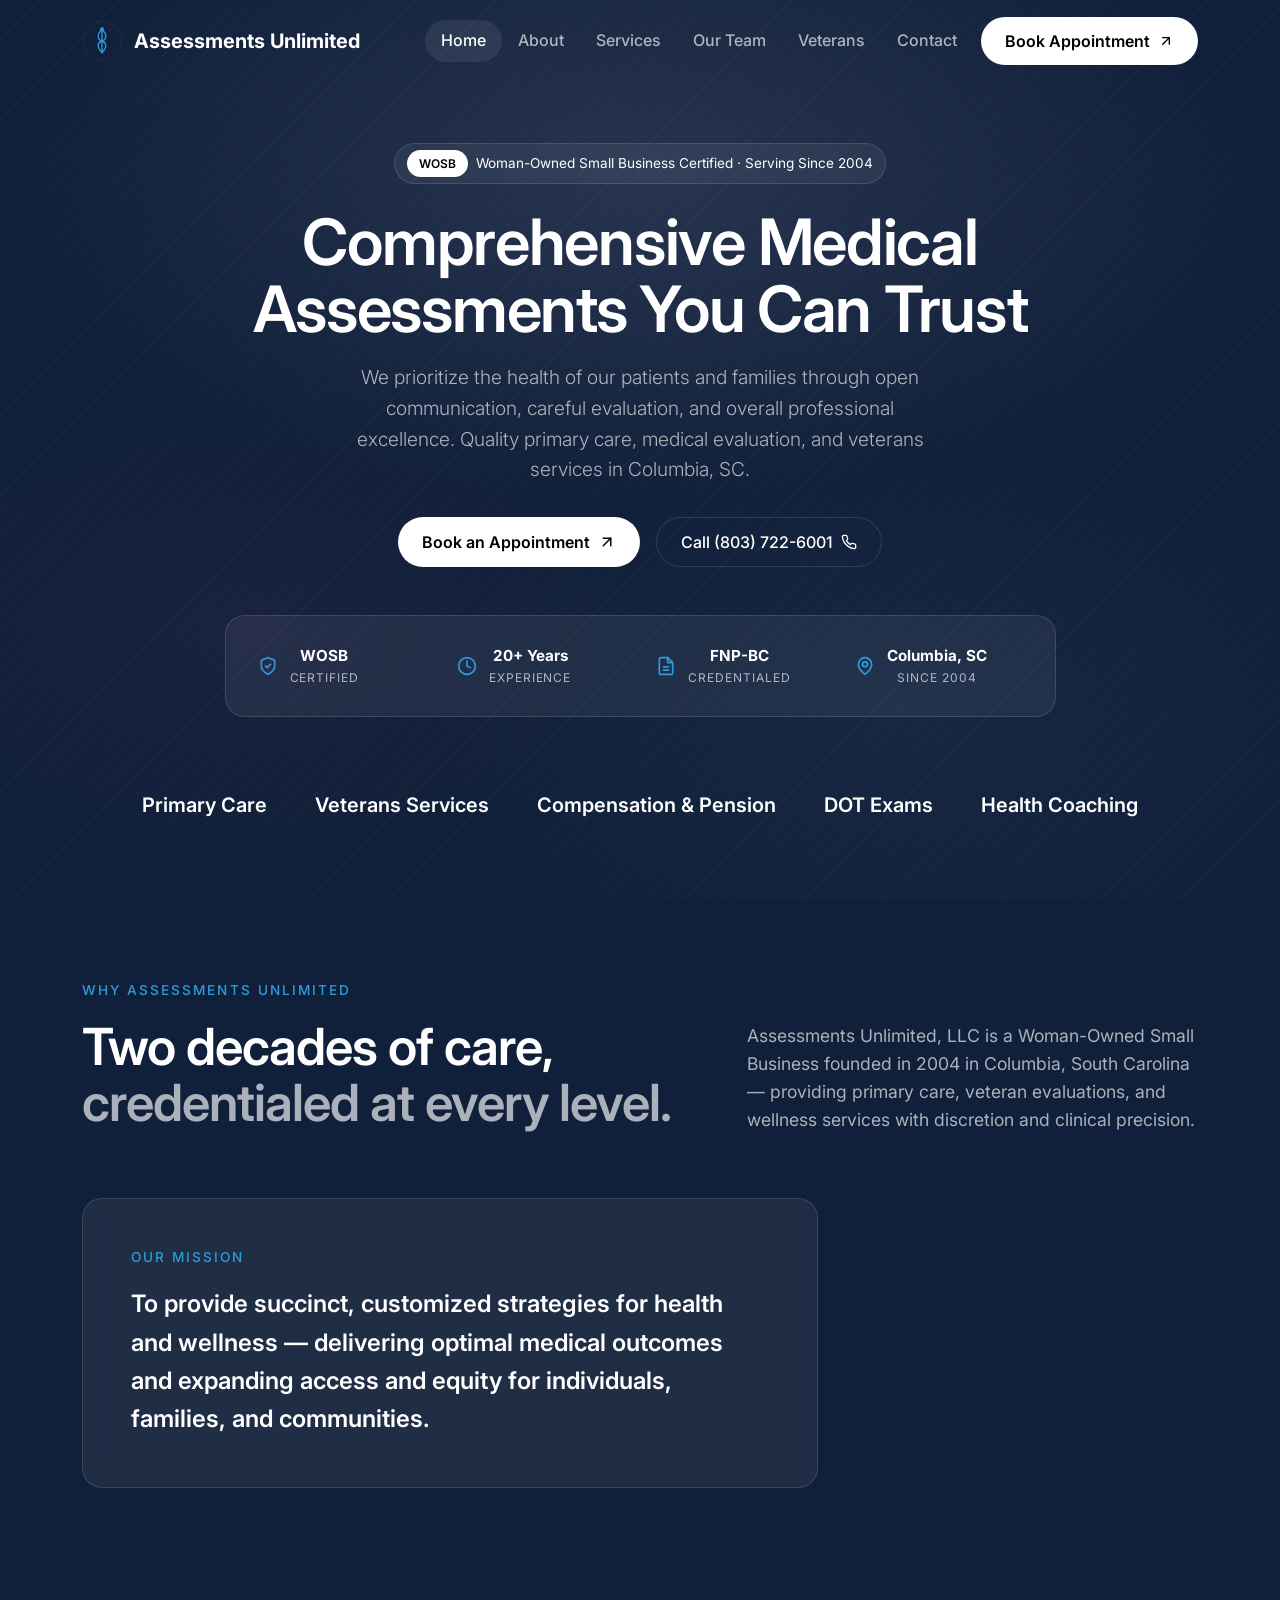
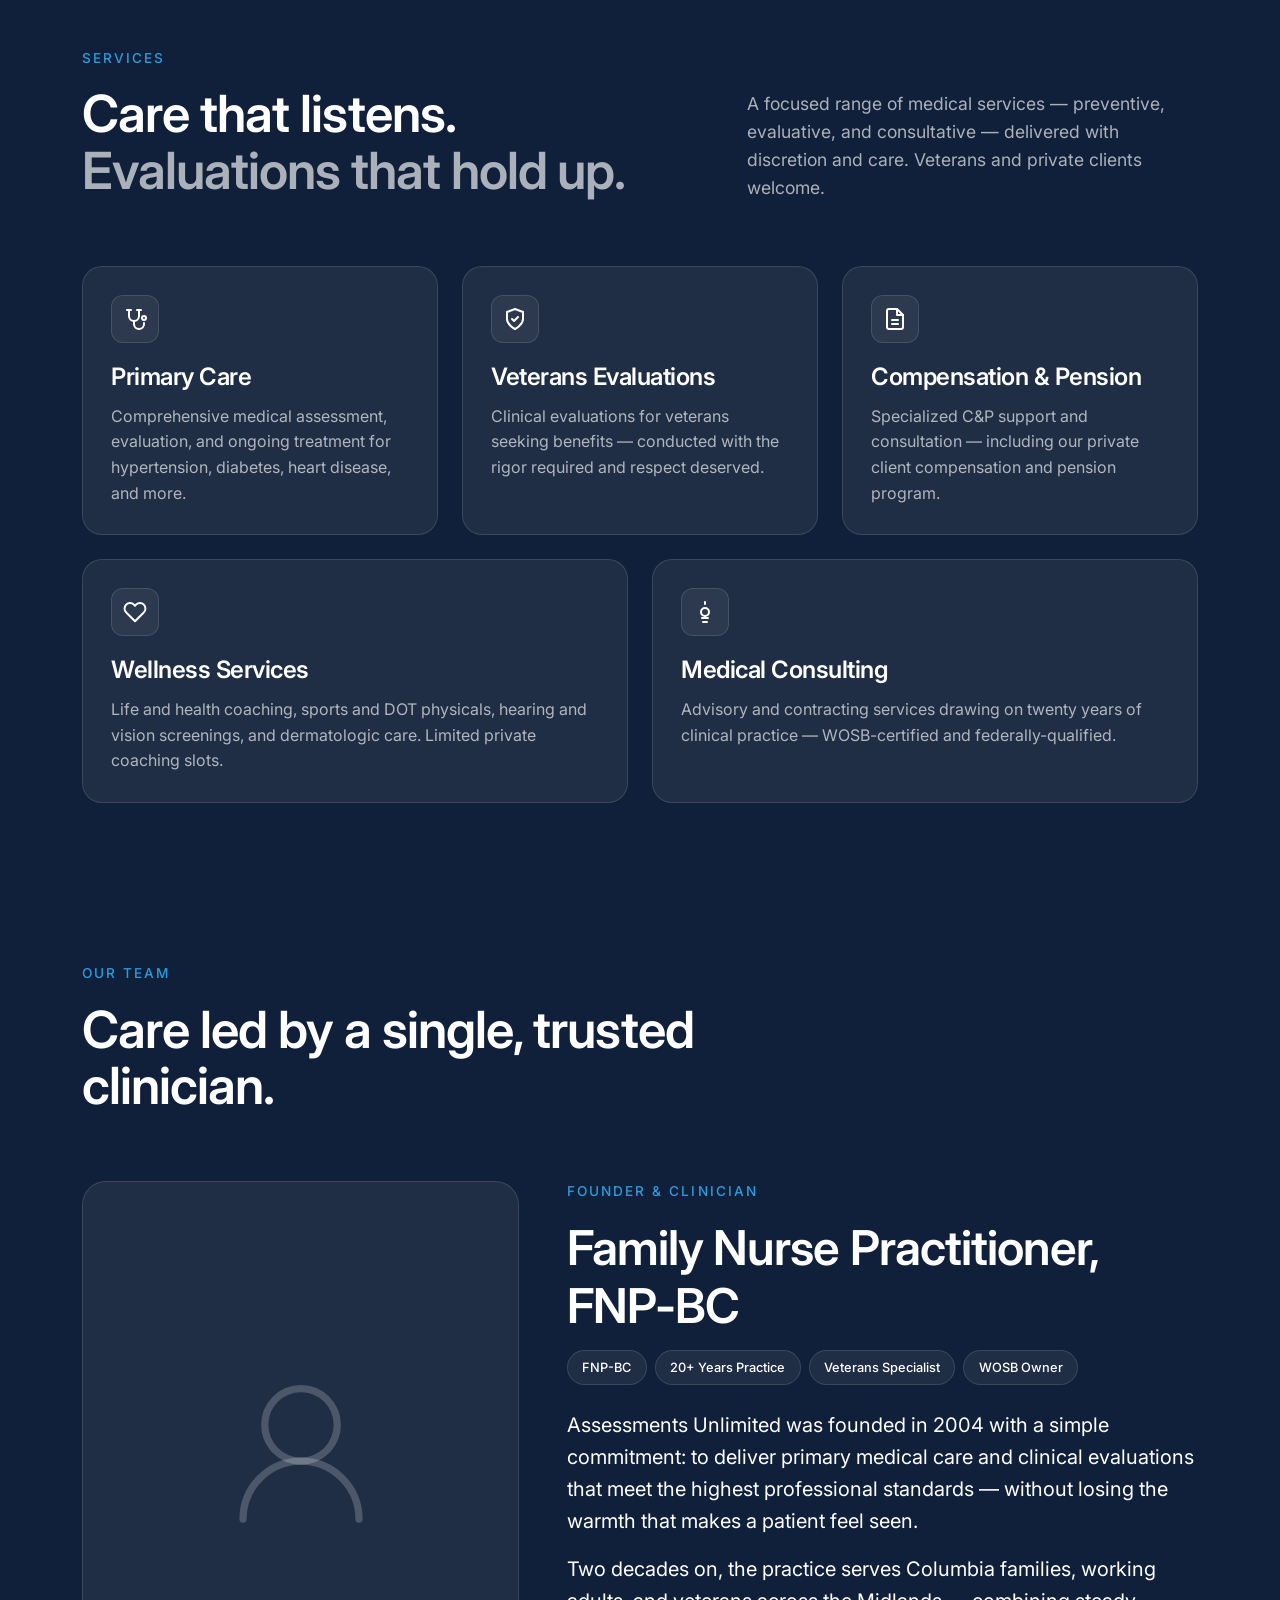
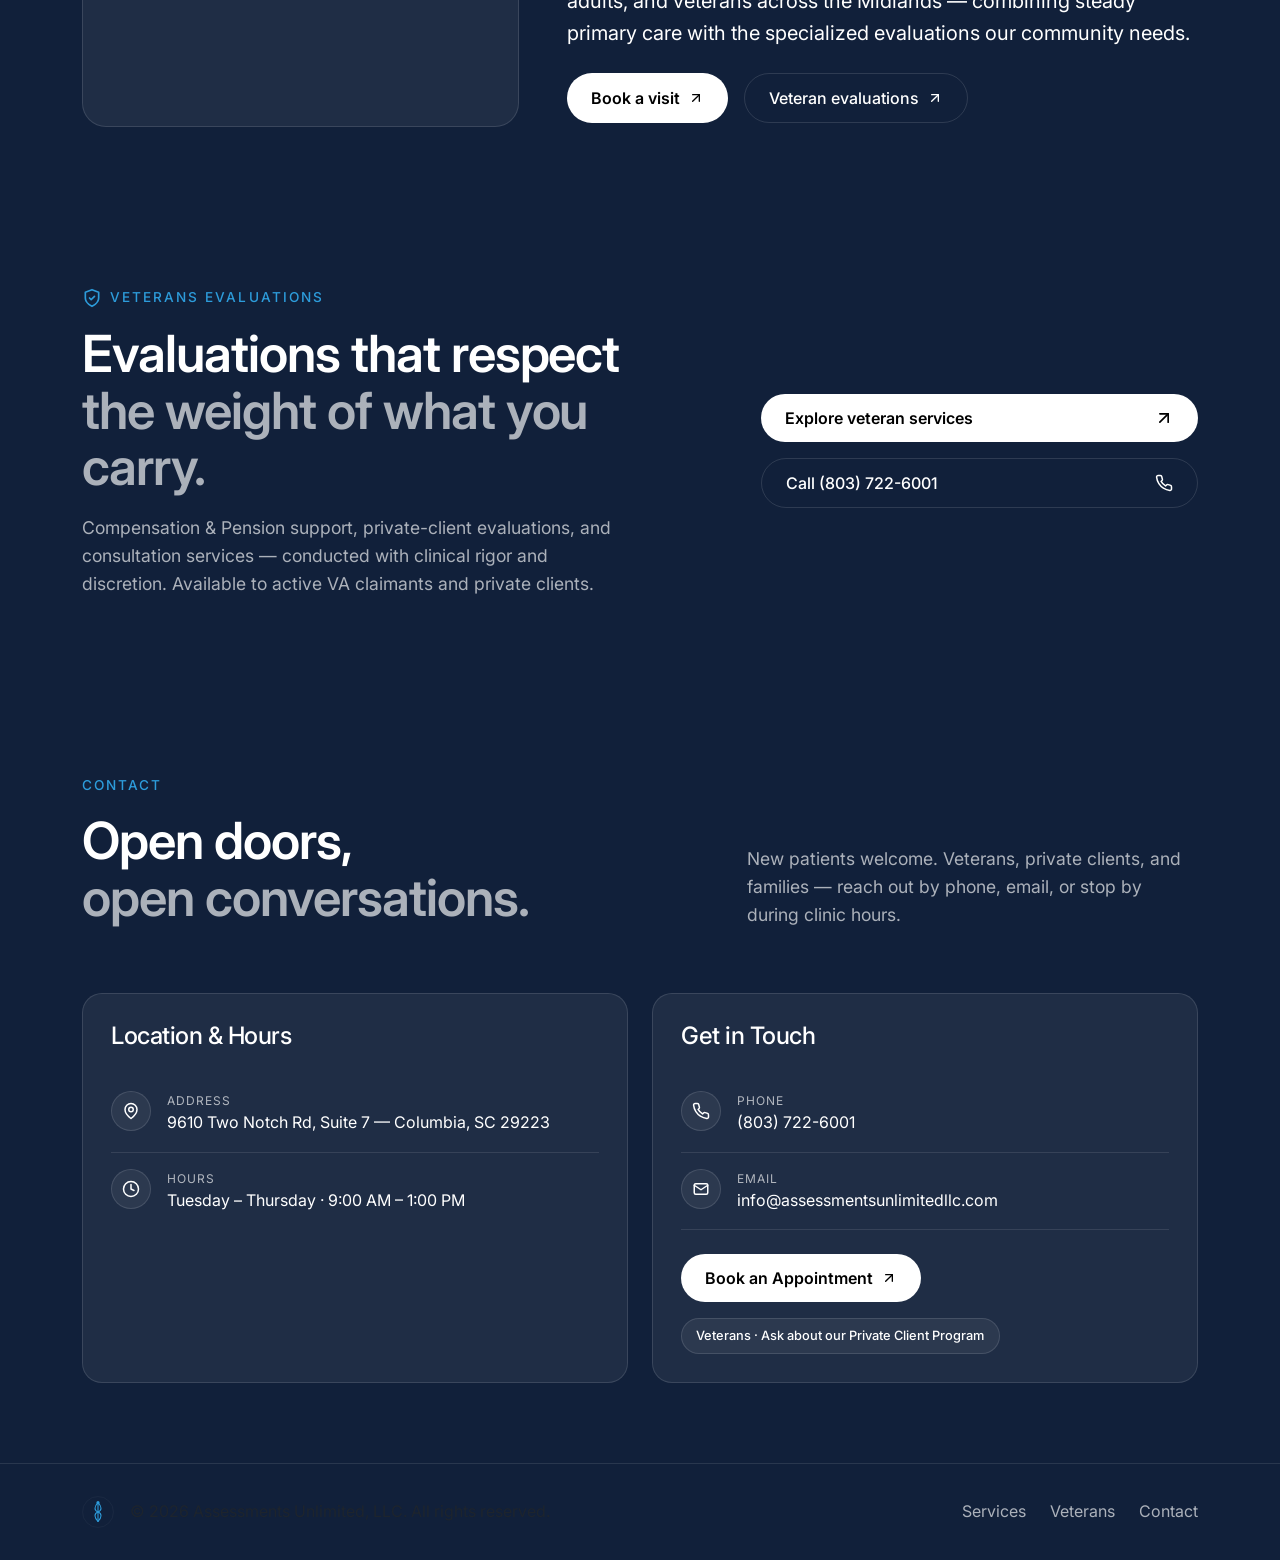
<file: index.html>
<!DOCTYPE html>
<html lang="en">
<head>
  <meta charset="UTF-8">
  <meta name="viewport" content="width=device-width, initial-scale=1.0">
  <title>Assessments Unlimited, LLC — Medical Evaluation & Primary Care</title>
  <meta name="description" content="Woman-Owned Small Business providing primary care, veteran evaluations, and wellness services in Columbia, SC since 2004.">
  <link rel="preconnect" href="https://fonts.googleapis.com">
  <link rel="preconnect" href="https://fonts.gstatic.com" crossorigin>
  <link href="https://fonts.googleapis.com/css2?family=Inter:wght@300;400;500;600;700&display=swap" rel="stylesheet">
  <link href="https://cdn.jsdelivr.net/npm/bootstrap@5.3.3/dist/css/bootstrap.min.css" rel="stylesheet" integrity="sha384-QWTKZyjpPEjISv5WaRU9OFeRpok6YctnYmDr5pNlyT2bRjXh0JMhjY6hW+ALEwIH" crossorigin="anonymous">
  <link rel="stylesheet" href="assets/css/style.css">
</head>
<body>
  <header>
    <nav class="navbar navbar-expand-lg fixed-top">
      <div class="container">
        <a class="navbar-brand" href="#home" aria-label="Assessments Unlimited home">
          <svg viewBox="0 0 120 120" fill="none" xmlns="http://www.w3.org/2000/svg" aria-hidden="true">
            <circle cx="60" cy="60" r="58" stroke="rgba(255,255,255,0.15)" stroke-width="1"/>
            <g stroke="#2D9CDB" stroke-width="4" stroke-linecap="round">
              <line x1="60" y1="25" x2="60" y2="95"/>
              <path d="M60 25 C 75 40, 75 55, 60 60 C 45 65, 45 80, 60 95"/>
              <path d="M60 25 C 45 40, 45 55, 60 60 C 75 65, 75 80, 60 95"/>
              <circle cx="60" cy="25" r="6" fill="#2D9CDB" stroke="none"/>
            </g>
          </svg>
          <span>Assessments Unlimited</span>
        </a>
        <button class="navbar-toggler" type="button" data-bs-toggle="collapse" data-bs-target="#mainNav" aria-controls="mainNav" aria-expanded="false" aria-label="Toggle navigation">
          <span class="navbar-toggler-icon"></span>
        </button>
        <div class="collapse navbar-collapse" id="mainNav">
          <ul class="navbar-nav ms-auto align-items-lg-center">
            <li class="nav-item"><a class="nav-link active" href="#home">Home</a></li>
            <li class="nav-item"><a class="nav-link" href="#about">About</a></li>
            <li class="nav-item"><a class="nav-link" href="#services">Services</a></li>
            <li class="nav-item"><a class="nav-link" href="#team">Our Team</a></li>
            <li class="nav-item"><a class="nav-link" href="#veterans">Veterans</a></li>
            <li class="nav-item"><a class="nav-link" href="#contact">Contact</a></li>
            <li class="nav-item ms-lg-2 mt-2 mt-lg-0">
              <a class="btn btn-primary-custom" href="tel:+18037226001">
                Book Appointment
                <svg width="16" height="16" viewBox="0 0 24 24" fill="none" stroke="currentColor" stroke-width="2" stroke-linecap="round" stroke-linejoin="round" aria-hidden="true"><line x1="7" y1="17" x2="17" y2="7"/><polyline points="7 7 17 7 17 17"/></svg>
              </a>
            </li>
          </ul>
        </div>
      </div>
    </nav>
  </header>

  <main>
    <section id="home" class="hero">
      <div class="container hero-content">
        <div class="row justify-content-center text-center">
          <div class="col-lg-9">
            <div class="badge-pill mx-auto">
              <span class="badge-tag">WOSB</span>
              <span>Woman-Owned Small Business Certified · Serving Since 2004</span>
            </div>
            <h1>Comprehensive Medical Assessments You Can Trust</h1>
            <p class="lead mx-auto">We prioritize the health of our patients and families through open communication, careful evaluation, and overall professional excellence. Quality primary care, medical evaluation, and veterans services in Columbia, SC.</p>
            <div class="d-flex flex-wrap justify-content-center gap-3 mb-5">
              <a class="btn btn-primary-custom" href="tel:+18037226001">
                Book an Appointment
                <svg width="18" height="18" viewBox="0 0 24 24" fill="none" stroke="currentColor" stroke-width="2" stroke-linecap="round" stroke-linejoin="round" aria-hidden="true"><line x1="7" y1="17" x2="17" y2="7"/><polyline points="7 7 17 7 17 17"/></svg>
              </a>
              <a class="btn btn-outline-custom" href="tel:+18037226001">
                Call (803) 722-6001
                <svg width="16" height="16" viewBox="0 0 24 24" fill="none" stroke="currentColor" stroke-width="2" stroke-linecap="round" stroke-linejoin="round" aria-hidden="true"><path d="M22 16.92v3a2 2 0 0 1-2.18 2 19.79 19.79 0 0 1-8.63-3.07 19.5 19.5 0 0 1-6-6 19.79 19.79 0 0 1-3.07-8.67A2 2 0 0 1 4.11 2h3a2 2 0 0 1 2 1.72 12.84 12.84 0 0 0 .7 2.81 2 2 0 0 1-.45 2.11L8.09 9.91a16 16 0 0 0 6 6l1.27-1.27a2 2 0 0 1 2.11-.45 12.84 12.84 0 0 0 2.81.7A2 2 0 0 1 22 16.92z"/></svg>
              </a>
            </div>
            <div class="trust-bar">
              <div class="row g-0">
                <div class="col-6 col-md-3 trust-item">
                  <svg width="20" height="20" viewBox="0 0 24 24" fill="none" stroke="currentColor" stroke-width="2" stroke-linecap="round" stroke-linejoin="round" aria-hidden="true"><path d="M12 22s8-4 8-10V5l-8-3-8 3v7c0 6 8 10 8 10z"/><path d="m9 12 2 2 4-4"/></svg>
                  <div>
                    <strong>WOSB</strong>
                    <span>Certified</span>
                  </div>
                </div>
                <div class="col-6 col-md-3 trust-item">
                  <svg width="20" height="20" viewBox="0 0 24 24" fill="none" stroke="currentColor" stroke-width="2" stroke-linecap="round" stroke-linejoin="round" aria-hidden="true"><circle cx="12" cy="12" r="10"/><polyline points="12 6 12 12 16 14"/></svg>
                  <div>
                    <strong>20+ Years</strong>
                    <span>Experience</span>
                  </div>
                </div>
                <div class="col-6 col-md-3 trust-item">
                  <svg width="20" height="20" viewBox="0 0 24 24" fill="none" stroke="currentColor" stroke-width="2" stroke-linecap="round" stroke-linejoin="round" aria-hidden="true"><path d="M14 2H6a2 2 0 0 0-2 2v16a2 2 0 0 0 2 2h12a2 2 0 0 0 2-2V8z"/><polyline points="14 2 14 8 20 8"/><line x1="9" y1="13" x2="15" y2="13"/><line x1="9" y1="17" x2="15" y2="17"/></svg>
                  <div>
                    <strong>FNP-BC</strong>
                    <span>Credentialed</span>
                  </div>
                </div>
                <div class="col-6 col-md-3 trust-item">
                  <svg width="20" height="20" viewBox="0 0 24 24" fill="none" stroke="currentColor" stroke-width="2" stroke-linecap="round" stroke-linejoin="round" aria-hidden="true"><path d="M20 10c0 6-8 12-8 12s-8-6-8-12a8 8 0 0 1 16 0z"/><circle cx="12" cy="10" r="3"/></svg>
                  <div>
                    <strong>Columbia, SC</strong>
                    <span>Since 2004</span>
                  </div>
                </div>
              </div>
            </div>
          </div>
        </div>
        <div class="row mt-5 pt-4">
          <div class="col-12">
            <div class="d-flex flex-wrap justify-content-center gap-4 gap-md-5 text-white">
              <span class="fs-5 fw-semibold">Primary Care</span>
              <span class="fs-5 fw-semibold">Veterans Services</span>
              <span class="fs-5 fw-semibold">Compensation & Pension</span>
              <span class="fs-5 fw-semibold">DOT Exams</span>
              <span class="fs-5 fw-semibold">Health Coaching</span>
            </div>
          </div>
        </div>
      </div>
    </section>

    <section id="about" class="section">
      <div class="container">
        <div class="row align-items-end g-4 mb-5">
          <div class="col-lg-7">
            <div class="section-subtitle">Why Assessments Unlimited</div>
            <h2 class="section-title">Two decades of care,<br><span>credentialed at every level.</span></h2>
          </div>
          <div class="col-lg-5">
            <p class="section-lead">Assessments Unlimited, LLC is a Woman-Owned Small Business founded in 2004 in Columbia, South Carolina — providing primary care, veteran evaluations, and wellness services with discretion and clinical precision.</p>
          </div>
        </div>
        <div class="row">
          <div class="col-lg-8">
            <div class="glass p-4 p-md-5">
              <div class="section-subtitle">Our Mission</div>
              <p class="fs-4 fw-semibold mb-0">To provide succinct, customized strategies for health and wellness — delivering optimal medical outcomes and expanding access and equity for individuals, families, and communities.</p>
            </div>
          </div>
        </div>
      </div>
    </section>

    <section id="services" class="section">
      <div class="container">
        <div class="row align-items-end g-4 mb-5">
          <div class="col-lg-7">
            <div class="section-subtitle">Services</div>
            <h2 class="section-title">Care that listens.<br><span>Evaluations that hold up.</span></h2>
          </div>
          <div class="col-lg-5">
            <p class="section-lead">A focused range of medical services — preventive, evaluative, and consultative — delivered with discretion and care. Veterans and private clients welcome.</p>
          </div>
        </div>
        <div class="row g-4">
          <div class="col-md-6 col-lg-4">
            <div class="service-card">
              <div class="service-icon">
                <svg width="24" height="24" viewBox="0 0 24 24" fill="none" stroke="currentColor" stroke-width="2" stroke-linecap="round" stroke-linejoin="round" aria-hidden="true"><path d="M6 3v6a5 5 0 0 0 10 0V3"/><path d="M4 3h4"/><path d="M14 3h4"/><path d="M11 14v3a5 5 0 0 0 10 0v-1"/><circle cx="21" cy="11" r="2"/></svg>
              </div>
              <h3>Primary Care</h3>
              <p>Comprehensive medical assessment, evaluation, and ongoing treatment for hypertension, diabetes, heart disease, and more.</p>
            </div>
          </div>
          <div class="col-md-6 col-lg-4">
            <div class="service-card">
              <div class="service-icon">
                <svg width="24" height="24" viewBox="0 0 24 24" fill="none" stroke="currentColor" stroke-width="2" stroke-linecap="round" stroke-linejoin="round" aria-hidden="true"><path d="M12 22s8-4 8-10V5l-8-3-8 3v7c0 6 8 10 8 10z"/><path d="m9 12 2 2 4-4"/></svg>
              </div>
              <h3>Veterans Evaluations</h3>
              <p>Clinical evaluations for veterans seeking benefits — conducted with the rigor required and respect deserved.</p>
            </div>
          </div>
          <div class="col-md-6 col-lg-4">
            <div class="service-card">
              <div class="service-icon">
                <svg width="24" height="24" viewBox="0 0 24 24" fill="none" stroke="currentColor" stroke-width="2" stroke-linecap="round" stroke-linejoin="round" aria-hidden="true"><path d="M14 2H6a2 2 0 0 0-2 2v16a2 2 0 0 0 2 2h12a2 2 0 0 0 2-2V8z"/><polyline points="14 2 14 8 20 8"/><line x1="9" y1="13" x2="15" y2="13"/><line x1="9" y1="17" x2="15" y2="17"/></svg>
              </div>
              <h3>Compensation & Pension</h3>
              <p>Specialized C&P support and consultation — including our private client compensation and pension program.</p>
            </div>
          </div>
          <div class="col-md-6 col-lg-6">
            <div class="service-card">
              <div class="service-icon">
                <svg width="24" height="24" viewBox="0 0 24 24" fill="none" stroke="currentColor" stroke-width="2" stroke-linecap="round" stroke-linejoin="round" aria-hidden="true"><path d="M20.84 4.61a5.5 5.5 0 0 0-7.78 0L12 5.67l-1.06-1.06a5.5 5.5 0 0 0-7.78 7.78l1.06 1.06L12 21.23l7.78-7.78 1.06-1.06a5.5 5.5 0 0 0 0-7.78z"/></svg>
              </div>
              <h3>Wellness Services</h3>
              <p>Life and health coaching, sports and DOT physicals, hearing and vision screenings, and dermatologic care. Limited private coaching slots.</p>
            </div>
          </div>
          <div class="col-md-12 col-lg-6">
            <div class="service-card">
              <div class="service-icon">
                <svg width="24" height="24" viewBox="0 0 24 24" fill="none" stroke="currentColor" stroke-width="2" stroke-linecap="round" stroke-linejoin="round" aria-hidden="true"><path d="M9 18h6"/><path d="M10 22h4"/><path d="M12 2v2"/><path d="M12 8a4 4 0 1 0 0 8 4 4 0 0 0 0-8z"/><path d="M12 16v2"/></svg>
              </div>
              <h3>Medical Consulting</h3>
              <p>Advisory and contracting services drawing on twenty years of clinical practice — WOSB-certified and federally-qualified.</p>
            </div>
          </div>
        </div>
      </div>
    </section>

    <section id="team" class="section">
      <div class="container">
        <div class="row mb-5">
          <div class="col-lg-8">
            <div class="section-subtitle">Our Team</div>
            <h2 class="section-title">Care led by a single, trusted clinician.</h2>
          </div>
        </div>
        <div class="row g-5 align-items-start">
          <div class="col-lg-5">
            <div class="portrait-placeholder">
              <svg viewBox="0 0 24 24" fill="none" stroke="currentColor" stroke-width="1" stroke-linecap="round" stroke-linejoin="round" aria-hidden="true"><circle cx="12" cy="8" r="5"/><path d="M20 21a8 8 0 0 0-16 0"/></svg>
            </div>
          </div>
          <div class="col-lg-7">
            <div class="section-subtitle">Founder & Clinician</div>
            <h3 class="display-5 fw-semibold mb-3">Family Nurse Practitioner, FNP-BC</h3>
            <div class="d-flex flex-wrap gap-2 mb-4">
              <span class="tag">FNP-BC</span>
              <span class="tag">20+ Years Practice</span>
              <span class="tag">Veterans Specialist</span>
              <span class="tag">WOSB Owner</span>
            </div>
            <p class="text-muted-custom fs-5">Assessments Unlimited was founded in 2004 with a simple commitment: to deliver primary medical care and clinical evaluations that meet the highest professional standards — without losing the warmth that makes a patient feel seen.</p>
            <p class="text-muted-custom fs-5">Two decades on, the practice serves Columbia families, working adults, and veterans across the Midlands — combining steady primary care with the specialized evaluations our community needs.</p>
            <div class="d-flex flex-wrap gap-3 mt-4">
              <a class="btn btn-primary-custom" href="#contact">
                Book a visit
                <svg width="16" height="16" viewBox="0 0 24 24" fill="none" stroke="currentColor" stroke-width="2" stroke-linecap="round" stroke-linejoin="round" aria-hidden="true"><line x1="7" y1="17" x2="17" y2="7"/><polyline points="7 7 17 7 17 17"/></svg>
              </a>
              <a class="btn btn-outline-custom" href="#veterans">
                Veteran evaluations
                <svg width="16" height="16" viewBox="0 0 24 24" fill="none" stroke="currentColor" stroke-width="2" stroke-linecap="round" stroke-linejoin="round" aria-hidden="true"><line x1="7" y1="17" x2="17" y2="7"/><polyline points="7 7 17 7 17 17"/></svg>
              </a>
            </div>
          </div>
        </div>
      </div>
    </section>

    <section id="veterans" class="section">
      <div class="container">
        <div class="row align-items-center g-5">
          <div class="col-lg-7">
            <div class="d-flex align-items-center gap-2 mb-3">
              <svg width="20" height="20" viewBox="0 0 24 24" fill="none" stroke="#2D9CDB" stroke-width="2" stroke-linecap="round" stroke-linejoin="round" aria-hidden="true"><path d="M12 22s8-4 8-10V5l-8-3-8 3v7c0 6 8 10 8 10z"/><path d="m9 12 2 2 4-4"/></svg>
              <span class="section-subtitle mb-0">Veterans Evaluations</span>
            </div>
            <h2 class="section-title">Evaluations that respect<br><span>the weight of what you carry.</span></h2>
            <p class="section-lead">Compensation & Pension support, private-client evaluations, and consultation services — conducted with clinical rigor and discretion. Available to active VA claimants and private clients.</p>
          </div>
          <div class="col-lg-5">
            <div class="d-flex flex-column gap-3">
              <a class="btn btn-primary-custom justify-content-between" href="#services">
                <span>Explore veteran services</span>
                <svg width="20" height="20" viewBox="0 0 24 24" fill="none" stroke="currentColor" stroke-width="2" stroke-linecap="round" stroke-linejoin="round" aria-hidden="true"><line x1="7" y1="17" x2="17" y2="7"/><polyline points="7 7 17 7 17 17"/></svg>
              </a>
              <a class="btn btn-outline-custom justify-content-between" href="tel:+18037226001">
                <span>Call (803) 722-6001</span>
                <svg width="18" height="18" viewBox="0 0 24 24" fill="none" stroke="currentColor" stroke-width="2" stroke-linecap="round" stroke-linejoin="round" aria-hidden="true"><path d="M22 16.92v3a2 2 0 0 1-2.18 2 19.79 19.79 0 0 1-8.63-3.07 19.5 19.5 0 0 1-6-6 19.79 19.79 0 0 1-3.07-8.67A2 2 0 0 1 4.11 2h3a2 2 0 0 1 2 1.72 12.84 12.84 0 0 0 .7 2.81 2 2 0 0 1-.45 2.11L8.09 9.91a16 16 0 0 0 6 6l1.27-1.27a2 2 0 0 1 2.11-.45 12.84 12.84 0 0 0 2.81.7A2 2 0 0 1 22 16.92z"/></svg>
              </a>
            </div>
          </div>
        </div>
      </div>
    </section>

    <section id="contact" class="section">
      <div class="container">
        <div class="row align-items-end g-4 mb-5">
          <div class="col-lg-7">
            <div class="section-subtitle">Contact</div>
            <h2 class="section-title">Open doors,<br><span>open conversations.</span></h2>
          </div>
          <div class="col-lg-5">
            <p class="section-lead">New patients welcome. Veterans, private clients, and families — reach out by phone, email, or stop by during clinic hours.</p>
          </div>
        </div>
        <div class="row g-4">
          <div class="col-lg-6">
            <div class="contact-card">
              <h3 class="h4 mb-4">Location & Hours</h3>
              <div class="contact-row">
                <div class="contact-icon">
                  <svg width="18" height="18" viewBox="0 0 24 24" fill="none" stroke="currentColor" stroke-width="2" stroke-linecap="round" stroke-linejoin="round" aria-hidden="true"><path d="M20 10c0 6-8 12-8 12s-8-6-8-12a8 8 0 0 1 16 0z"/><circle cx="12" cy="10" r="3"/></svg>
                </div>
                <div>
                  <small>Address</small>
                  <span>9610 Two Notch Rd, Suite 7 — Columbia, SC 29223</span>
                </div>
              </div>
              <div class="contact-row">
                <div class="contact-icon">
                  <svg width="18" height="18" viewBox="0 0 24 24" fill="none" stroke="currentColor" stroke-width="2" stroke-linecap="round" stroke-linejoin="round" aria-hidden="true"><circle cx="12" cy="12" r="10"/><polyline points="12 6 12 12 16 14"/></svg>
                </div>
                <div>
                  <small>Hours</small>
                  <span>Tuesday – Thursday · 9:00 AM – 1:00 PM</span>
                </div>
              </div>
            </div>
          </div>
          <div class="col-lg-6">
            <div class="contact-card">
              <h3 class="h4 mb-4">Get in Touch</h3>
              <div class="contact-row">
                <div class="contact-icon">
                  <svg width="18" height="18" viewBox="0 0 24 24" fill="none" stroke="currentColor" stroke-width="2" stroke-linecap="round" stroke-linejoin="round" aria-hidden="true"><path d="M22 16.92v3a2 2 0 0 1-2.18 2 19.79 19.79 0 0 1-8.63-3.07 19.5 19.5 0 0 1-6-6 19.79 19.79 0 0 1-3.07-8.67A2 2 0 0 1 4.11 2h3a2 2 0 0 1 2 1.72 12.84 12.84 0 0 0 .7 2.81 2 2 0 0 1-.45 2.11L8.09 9.91a16 16 0 0 0 6 6l1.27-1.27a2 2 0 0 1 2.11-.45 12.84 12.84 0 0 0 2.81.7A2 2 0 0 1 22 16.92z"/></svg>
                </div>
                <div>
                  <small>Phone</small>
                  <a href="tel:+18037226001">(803) 722-6001</a>
                </div>
              </div>
              <div class="contact-row">
                <div class="contact-icon">
                  <svg width="18" height="18" viewBox="0 0 24 24" fill="none" stroke="currentColor" stroke-width="2" stroke-linecap="round" stroke-linejoin="round" aria-hidden="true"><rect x="3" y="5" width="18" height="14" rx="2"/><path d="m3 7 9 6 9-6"/></svg>
                </div>
                <div>
                  <small>Email</small>
                  <a href="mailto:info@assessmentsunlimitedllc.com">info@assessmentsunlimitedllc.com</a>
                </div>
              </div>
              <div class="d-flex flex-wrap gap-3 mt-4">
                <a class="btn btn-primary-custom" href="tel:+18037226001">
                  Book an Appointment
                  <svg width="16" height="16" viewBox="0 0 24 24" fill="none" stroke="currentColor" stroke-width="2" stroke-linecap="round" stroke-linejoin="round" aria-hidden="true"><line x1="7" y1="17" x2="17" y2="7"/><polyline points="7 7 17 7 17 17"/></svg>
                </a>
                <span class="tag d-inline-flex align-items-center">Veterans · Ask about our Private Client Program</span>
              </div>
            </div>
          </div>
        </div>
      </div>
    </section>
  </main>

  <footer class="footer">
    <div class="container">
      <div class="d-flex flex-column flex-md-row align-items-center justify-content-between gap-3">
        <div class="d-flex align-items-center gap-3">
          <svg width="32" height="32" viewBox="0 0 120 120" fill="none" xmlns="http://www.w3.org/2000/svg" aria-hidden="true">
            <circle cx="60" cy="60" r="58" stroke="rgba(255,255,255,0.15)" stroke-width="1"/>
            <g stroke="#2D9CDB" stroke-width="4" stroke-linecap="round">
              <line x1="60" y1="25" x2="60" y2="95"/>
              <path d="M60 25 C 75 40, 75 55, 60 60 C 45 65, 45 80, 60 95"/>
              <path d="M60 25 C 45 40, 45 55, 60 60 C 75 65, 75 80, 60 95"/>
              <circle cx="60" cy="25" r="6" fill="#2D9CDB" stroke="none"/>
            </g>
          </svg>
          <span class="text-muted">&copy; <span id="year"></span> Assessments Unlimited, LLC. All rights reserved.</span>
        </div>
        <div class="d-flex gap-4">
          <a href="#services">Services</a>
          <a href="#veterans">Veterans</a>
          <a href="#contact">Contact</a>
        </div>
      </div>
    </div>
  </footer>

  <script src="https://cdn.jsdelivr.net/npm/bootstrap@5.3.3/dist/js/bootstrap.bundle.min.js" integrity="sha384-YvpcrYf0tY3lHB60NNkmXc5s9fDVZLESaAA55NDzOxhy9GkcIdslK1eN7N6jIeHz" crossorigin="anonymous"></script>
  <script src="assets/js/main.js"></script>
  <script>
    document.getElementById('year').textContent = new Date().getFullYear();
  </script>
</body>
</html>
</file>
<file: assets/css/style.css>
:root {
  --ink: #11203a;
  --accent: #2D9CDB;
  --accent-soft: rgba(45, 156, 219, 0.18);
  --glass: rgba(255, 255, 255, 0.06);
  --glass-border: rgba(255, 255, 255, 0.12);
  --text: #ffffff;
  --text-muted: rgba(255, 255, 255, 0.65);
}

html {
  scroll-behavior: smooth;
}

body {
  background-color: var(--ink);
  color: var(--text);
  font-family: 'Inter', -apple-system, BlinkMacSystemFont, 'Segoe UI', sans-serif;
  line-height: 1.6;
  overflow-x: hidden;
}

a {
  color: var(--accent);
  text-decoration: none;
  transition: color 0.2s ease;
}

a:hover {
  color: #5eb8e8;
}

h1, h2, h3, h4, h5, h6 {
  font-weight: 600;
  letter-spacing: -0.02em;
}

/* Glass cards */
.glass {
  background: var(--glass);
  border: 1px solid var(--glass-border);
  backdrop-filter: blur(12px);
  -webkit-backdrop-filter: blur(12px);
  border-radius: 1.25rem;
}

.glass-strong {
  background: rgba(255, 255, 255, 0.1);
  border: 1px solid var(--glass-border);
  backdrop-filter: blur(50px);
  -webkit-backdrop-filter: blur(50px);
  border-radius: 1.25rem;
}

/* Navbar */
.navbar {
  padding-top: 1rem;
  padding-bottom: 1rem;
  transition: background 0.3s ease, padding 0.3s ease;
}

.navbar.scrolled {
  background: rgba(17, 32, 58, 0.92);
  backdrop-filter: blur(12px);
  -webkit-backdrop-filter: blur(12px);
  padding-top: 0.5rem;
  padding-bottom: 0.5rem;
  box-shadow: 0 4px 20px rgba(0, 0, 0, 0.2);
}

.navbar-brand {
  font-weight: 700;
  color: var(--text) !important;
  display: flex;
  align-items: center;
  gap: 0.75rem;
}

.navbar-brand svg {
  width: 40px;
  height: 40px;
}

.navbar-nav .nav-link {
  color: var(--text-muted) !important;
  font-weight: 500;
  padding: 0.5rem 1rem !important;
  border-radius: 2rem;
  transition: all 0.2s ease;
}

.navbar-nav .nav-link:hover,
.navbar-nav .nav-link.active {
  color: var(--text) !important;
  background: rgba(255, 255, 255, 0.08);
}

.navbar-toggler {
  border-color: var(--glass-border);
  color: var(--text);
}

.navbar-toggler-icon {
  background-image: url("data:image/svg+xml,%3csvg xmlns='http://www.w3.org/2000/svg' viewBox='0 0 30 30'%3e%3cpath stroke='rgba%28255, 255, 255, 0.9%29' stroke-linecap='round' stroke-miterlimit='10' stroke-width='2' d='M4 7h22M4 15h22M4 23h22'/%3e%3c/svg%3e");
}

/* Hero */
.hero {
  position: relative;
  min-height: 100vh;
  display: flex;
  align-items: center;
  padding: 8rem 0 4rem;
  overflow: hidden;
  background:
    radial-gradient(ellipse 80% 60% at 50% 20%, rgba(80, 90, 120, 0.35), transparent 60%),
    radial-gradient(ellipse 60% 50% at 70% 80%, rgba(40, 60, 90, 0.25), transparent 60%),
    radial-gradient(ellipse 50% 40% at 20% 70%, rgba(60, 40, 80, 0.2), transparent 60%),
    var(--ink);
}

.hero::before {
  content: '';
  position: absolute;
  inset: 0;
  background-image: repeating-linear-gradient(135deg, rgba(255, 255, 255, 0.025) 0 1px, transparent 1px 14px);
  pointer-events: none;
}

.hero-content {
  position: relative;
  z-index: 2;
}

.hero h1 {
  font-size: clamp(2.5rem, 5vw, 4.5rem);
  line-height: 1.05;
  margin-bottom: 1.25rem;
}

.hero .lead {
  font-size: clamp(1rem, 1.5vw, 1.25rem);
  color: var(--text-muted);
  max-width: 600px;
  margin-bottom: 2rem;
}

.badge-pill {
  display: inline-flex;
  align-items: center;
  gap: 0.5rem;
  padding: 0.35rem 0.75rem;
  background: var(--glass);
  border: 1px solid var(--glass-border);
  border-radius: 2rem;
  font-size: 0.85rem;
  margin-bottom: 1.5rem;
}

.badge-pill .badge-tag {
  background: #fff;
  color: #000;
  padding: 0.25rem 0.75rem;
  border-radius: 2rem;
  font-weight: 600;
  font-size: 0.75rem;
}

.btn-primary-custom {
  display: inline-flex;
  align-items: center;
  gap: 0.5rem;
  background: #fff;
  color: #000;
  padding: 0.75rem 1.5rem;
  border-radius: 2rem;
  font-weight: 600;
  border: none;
  transition: transform 0.2s ease, box-shadow 0.2s ease;
}

.btn-primary-custom:hover {
  transform: translateY(-2px);
  box-shadow: 0 10px 30px rgba(0, 0, 0, 0.2);
  color: #000;
}

.btn-outline-custom {
  display: inline-flex;
  align-items: center;
  gap: 0.5rem;
  background: transparent;
  color: var(--text);
  padding: 0.75rem 1.5rem;
  border-radius: 2rem;
  font-weight: 500;
  border: 1px solid var(--glass-border);
  transition: all 0.2s ease;
}

.btn-outline-custom:hover {
  background: rgba(255, 255, 255, 0.08);
  color: var(--text);
}

/* Trust bar */
.trust-bar {
  background: var(--glass);
  border: 1px solid var(--glass-border);
  border-radius: 1.25rem;
  padding: 1rem;
}

.trust-item {
  display: flex;
  align-items: center;
  gap: 0.75rem;
  padding: 0.75rem 1rem;
}

.trust-item svg {
  color: var(--accent);
  flex-shrink: 0;
}

.trust-item strong {
  display: block;
  color: var(--text);
  font-size: 0.95rem;
}

.trust-item span {
  display: block;
  color: var(--text-muted);
  font-size: 0.75rem;
  text-transform: uppercase;
  letter-spacing: 0.08em;
}

/* Section styling */
.section {
  padding: 5rem 0;
  position: relative;
}

.section-title {
  font-size: clamp(2rem, 4vw, 3.25rem);
  line-height: 1.1;
  margin-bottom: 1.25rem;
}

.section-title span {
  color: var(--text-muted);
}

.section-subtitle {
  color: var(--accent);
  font-size: 0.85rem;
  text-transform: uppercase;
  letter-spacing: 0.15em;
  margin-bottom: 1rem;
  font-weight: 500;
}

.section-lead {
  color: var(--text-muted);
  font-size: 1.1rem;
  max-width: 540px;
}

/* Services */
.service-card {
  background: var(--glass);
  border: 1px solid var(--glass-border);
  border-radius: 1.25rem;
  padding: 1.75rem;
  height: 100%;
  transition: transform 0.2s ease, border-color 0.2s ease;
}

.service-card:hover {
  transform: translateY(-4px);
  border-color: rgba(255, 255, 255, 0.25);
}

.service-icon {
  width: 48px;
  height: 48px;
  display: flex;
  align-items: center;
  justify-content: center;
  background: var(--glass);
  border: 1px solid var(--glass-border);
  border-radius: 0.75rem;
  color: var(--text);
  margin-bottom: 1.25rem;
}

.service-card h3 {
  font-size: 1.5rem;
  margin-bottom: 0.75rem;
}

.service-card p {
  color: var(--text-muted);
  margin-bottom: 0;
}

/* Provider */
.portrait-placeholder {
  aspect-ratio: 4/5;
  background: var(--glass);
  border: 1px solid var(--glass-border);
  border-radius: 1.5rem;
  display: flex;
  align-items: center;
  justify-content: center;
  overflow: hidden;
}

.portrait-placeholder svg {
  width: 40%;
  height: 40%;
  color: rgba(255, 255, 255, 0.2);
}

.tag {
  display: inline-flex;
  background: var(--glass);
  border: 1px solid var(--glass-border);
  color: var(--text);
  padding: 0.4rem 0.9rem;
  border-radius: 2rem;
  font-size: 0.8rem;
  font-weight: 500;
}

/* Contact */
.contact-card {
  background: var(--glass);
  border: 1px solid var(--glass-border);
  border-radius: 1.25rem;
  padding: 1.75rem;
  height: 100%;
}

.contact-row {
  display: flex;
  align-items: flex-start;
  gap: 1rem;
  padding: 1rem 0;
  border-bottom: 1px solid rgba(255, 255, 255, 0.1);
}

.contact-row:last-child {
  border-bottom: none;
}

.contact-icon {
  width: 40px;
  height: 40px;
  display: flex;
  align-items: center;
  justify-content: center;
  background: var(--glass);
  border: 1px solid var(--glass-border);
  border-radius: 50%;
  color: var(--text);
  flex-shrink: 0;
}

.contact-row small {
  display: block;
  color: var(--text-muted);
  font-size: 0.75rem;
  text-transform: uppercase;
  letter-spacing: 0.08em;
}

.contact-row a,
.contact-row span {
  color: var(--text);
  font-size: 1rem;
}

/* Footer */
.footer {
  padding: 2rem 0;
  border-top: 1px solid rgba(255, 255, 255, 0.1);
}

.footer a {
  color: var(--text-muted);
  transition: color 0.2s ease;
}

.footer a:hover {
  color: var(--text);
}

/* Reduced motion */
@media (prefers-reduced-motion: reduce) {
  html {
    scroll-behavior: auto;
  }

  *,
  *::before,
  *::after {
    animation-duration: 0.01ms !important;
    animation-iteration-count: 1 !important;
    transition-duration: 0.01ms !important;
  }
}

/* Mobile */
@media (max-width: 991.98px) {
  .navbar-collapse {
    background: rgba(17, 32, 58, 0.98);
    border: 1px solid var(--glass-border);
    border-radius: 1rem;
    padding: 1rem;
    margin-top: 0.75rem;
  }

  .hero {
    padding: 6rem 0 3rem;
  }

  .hero h1 {
    font-size: 2.5rem;
  }

  .trust-item {
    padding: 0.5rem;
  }
}

@media (max-width: 575.98px) {
  .hero h1 {
    font-size: 2rem;
  }

  .section {
    padding: 3.5rem 0;
  }

  .btn-primary-custom,
  .btn-outline-custom {
    width: 100%;
    justify-content: center;
  }
}
</file>
